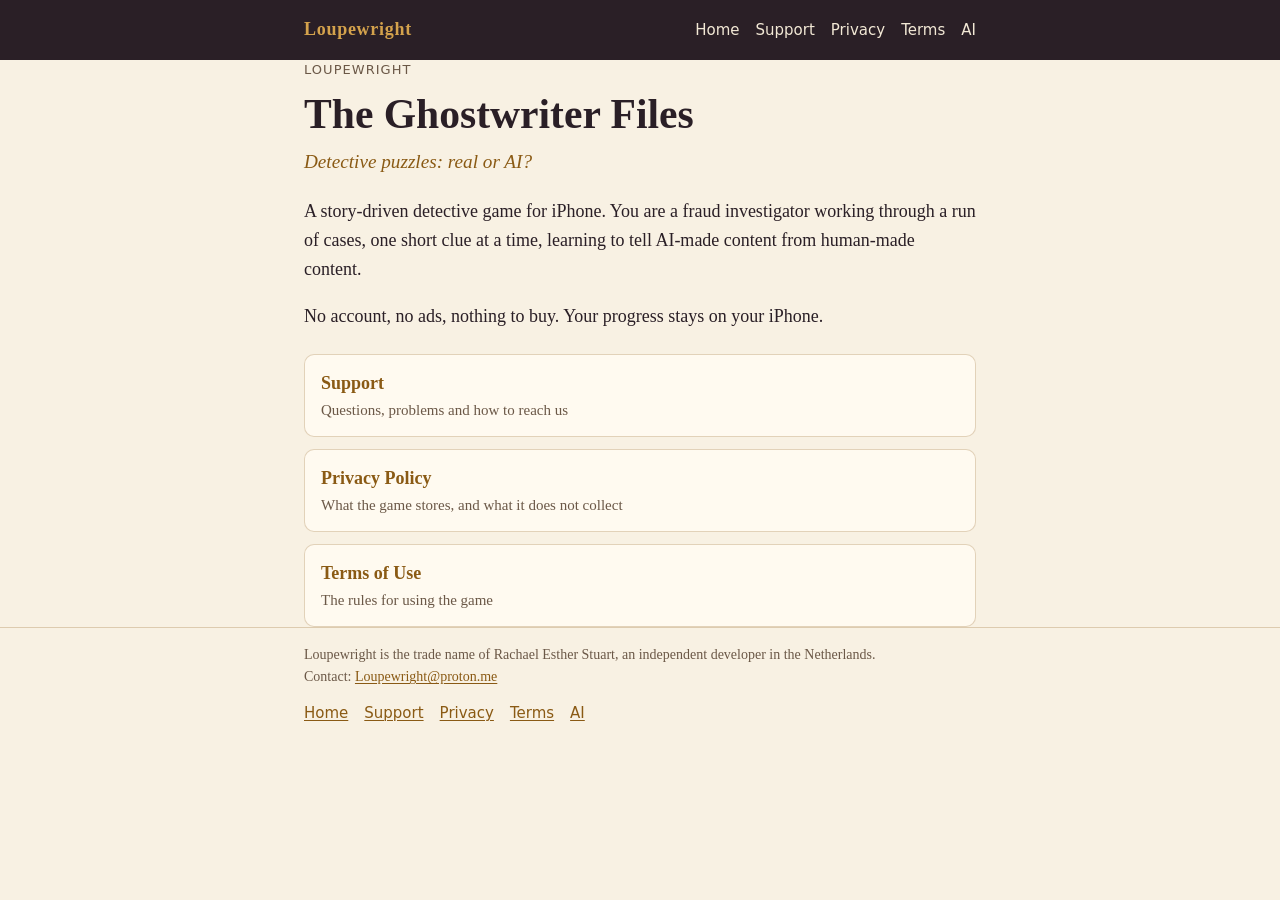
<file: index.html>
<!doctype html>
<html lang="en">
<head>
<meta charset="utf-8">
<meta name="viewport" content="width=device-width, initial-scale=1">
<meta name="color-scheme" content="light dark">
<meta name="referrer" content="no-referrer">
<meta name="description" content="Loupewright makes The Ghostwriter Files, a detective puzzle game for iPhone.">
<title>Loupewright: The Ghostwriter Files</title>
<link rel="icon" href="data:image/svg+xml,%3Csvg xmlns='http://www.w3.org/2000/svg' viewBox='0 0 32 32'%3E%3Ccircle cx='13' cy='13' r='9' fill='none' stroke='%23D4A24C' stroke-width='4'/%3E%3Cpath d='M20 20l9 9' stroke='%23D4A24C' stroke-width='4' stroke-linecap='round'/%3E%3C/svg%3E">
<link rel="stylesheet" href="./style.css">
</head>
<body>
<header class="site-header">
<div class="wrap">
<a class="brand" href="./">Loupewright</a>
<nav aria-label="Site"><a href="./">Home</a> <a href="./support/">Support</a> <a href="./privacy/">Privacy</a> <a href="./terms/">Terms</a> <a href="./ai/">AI</a></nav>
</div>
</header>
<main class="wrap">
<section class="hero">
<p class="kicker">Loupewright</p>
<h1>The Ghostwriter Files</h1>
<p class="tagline">Detective puzzles: real or AI?</p>
<p>A story-driven detective game for iPhone. You are a fraud investigator working through a run of cases, one short clue at a time, learning to tell AI-made content from human-made content.</p>
<p>No account, no ads, nothing to buy. Your progress stays on your iPhone.</p>
</section>
<ul class="cards">
<li><a href="./support/"><strong>Support</strong><span>Questions, problems and how to reach us</span></a></li>
<li><a href="./privacy/"><strong>Privacy Policy</strong><span>What the game stores, and what it does not collect</span></a></li>
<li><a href="./terms/"><strong>Terms of Use</strong><span>The rules for using the game</span></a></li>
</ul>
</main>
<footer class="site-footer">
<div class="wrap">
<p>Loupewright is the trade name of Rachael Esther Stuart, an independent developer in the Netherlands.<br>
Contact: <a href="mailto:Loupewright@proton.me">Loupewright@proton.me</a></p>
<p><a href="./">Home</a> <a href="./support/">Support</a> <a href="./privacy/">Privacy</a> <a href="./terms/">Terms</a> <a href="./ai/">AI</a></p>
</div>
</footer>
</body>
</html>
</file>
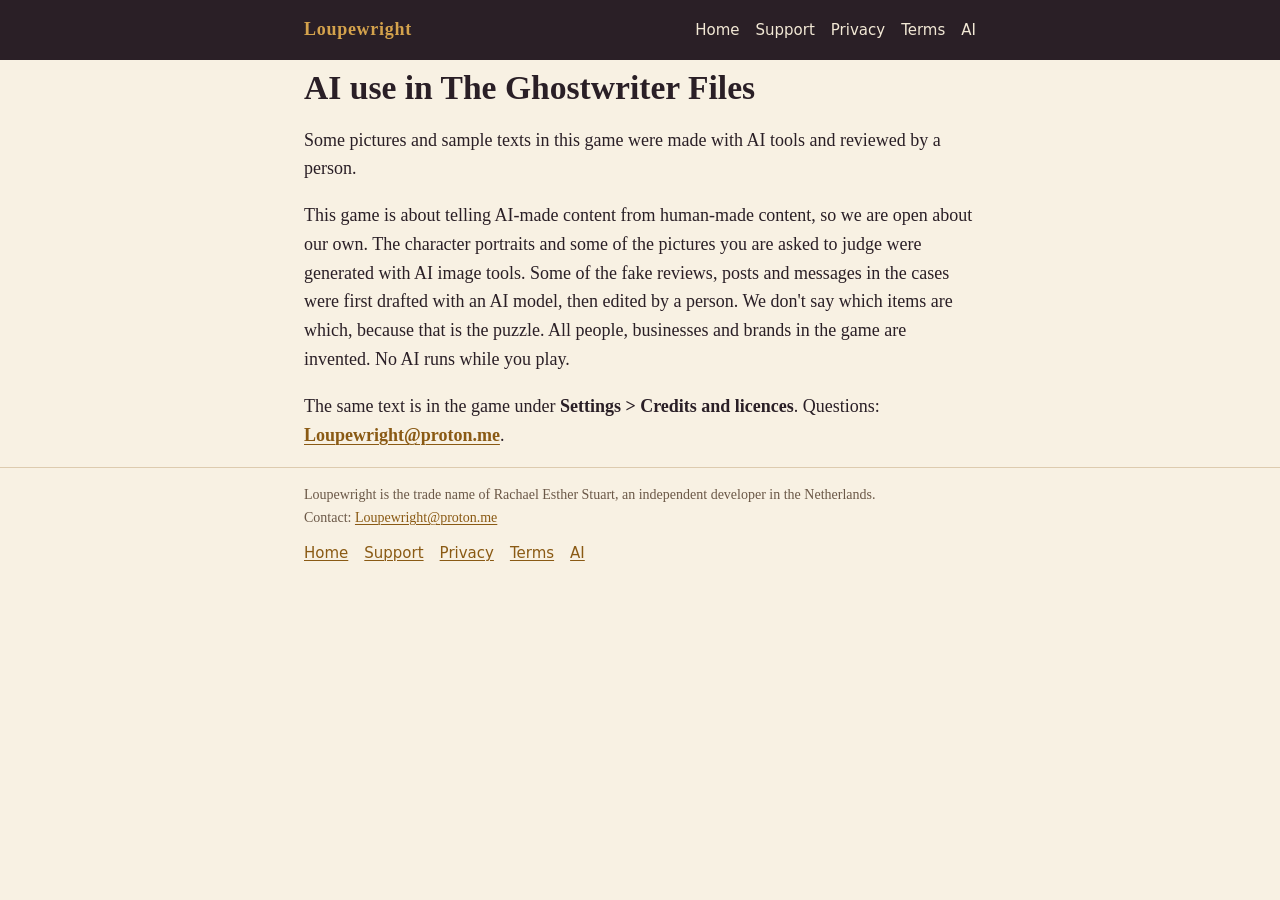
<file: ai/index.html>
<!doctype html>
<html lang="en">
<head>
<meta charset="utf-8">
<meta name="viewport" content="width=device-width, initial-scale=1">
<meta name="color-scheme" content="light dark">
<meta name="referrer" content="no-referrer">
<meta name="description" content="How AI tools were used to make The Ghostwriter Files, an iPhone detective game by Loupewright.">
<title>AI use: The Ghostwriter Files</title>
<link rel="icon" href="data:image/svg+xml,%3Csvg xmlns='http://www.w3.org/2000/svg' viewBox='0 0 32 32'%3E%3Ccircle cx='13' cy='13' r='9' fill='none' stroke='%23D4A24C' stroke-width='4'/%3E%3Cpath d='M20 20l9 9' stroke='%23D4A24C' stroke-width='4' stroke-linecap='round'/%3E%3C/svg%3E">
<link rel="stylesheet" href="../style.css">
</head>
<body>
<header class="site-header">
<div class="wrap">
<a class="brand" href="../">Loupewright</a>
<nav aria-label="Site"><a href="../">Home</a> <a href="../support/">Support</a> <a href="../privacy/">Privacy</a> <a href="../terms/">Terms</a> <a href="../ai/">AI</a></nav>
</div>
</header>
<main class="wrap">
<h1>AI use in The Ghostwriter Files</h1>
<article class="doc">
<p>Some pictures and sample texts in this game were made with AI tools and reviewed by a person.</p>
<p>This game is about telling AI-made content from human-made content, so we are open about our own. The character portraits and some of the pictures you are asked to judge were generated with AI image tools. Some of the fake reviews, posts and messages in the cases were first drafted with an AI model, then edited by a person. We don't say which items are which, because that is the puzzle. All people, businesses and brands in the game are invented. No AI runs while you play.</p>
<p>The same text is in the game under <strong>Settings &gt; Credits and licences</strong>. Questions: <strong><a href="mailto:Loupewright@proton.me">Loupewright@proton.me</a></strong>.</p>
</article>
</main>
<footer class="site-footer">
<div class="wrap">
<p>Loupewright is the trade name of Rachael Esther Stuart, an independent developer in the Netherlands.<br>
Contact: <a href="mailto:Loupewright@proton.me">Loupewright@proton.me</a></p>
<p><a href="../">Home</a> <a href="../support/">Support</a> <a href="../privacy/">Privacy</a> <a href="../terms/">Terms</a> <a href="../ai/">AI</a></p>
</div>
</footer>
</body>
</html>
</file>
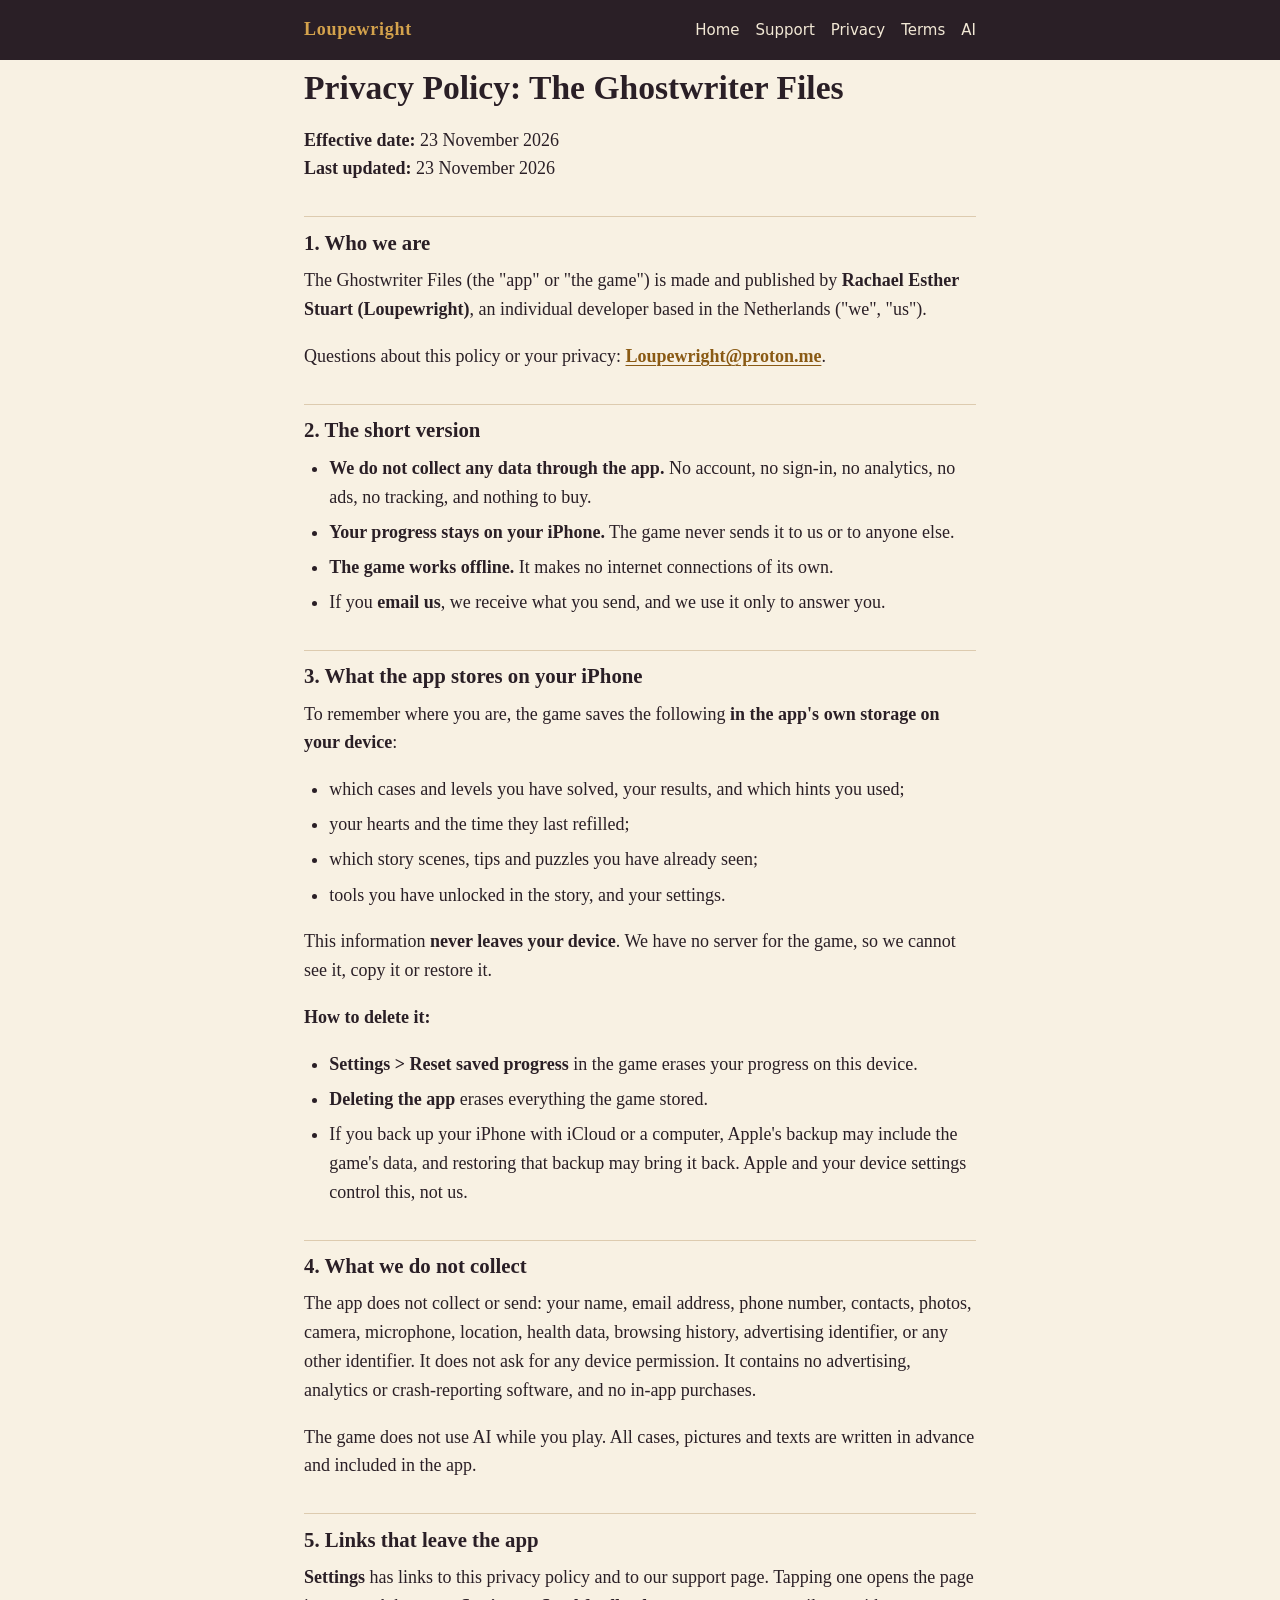
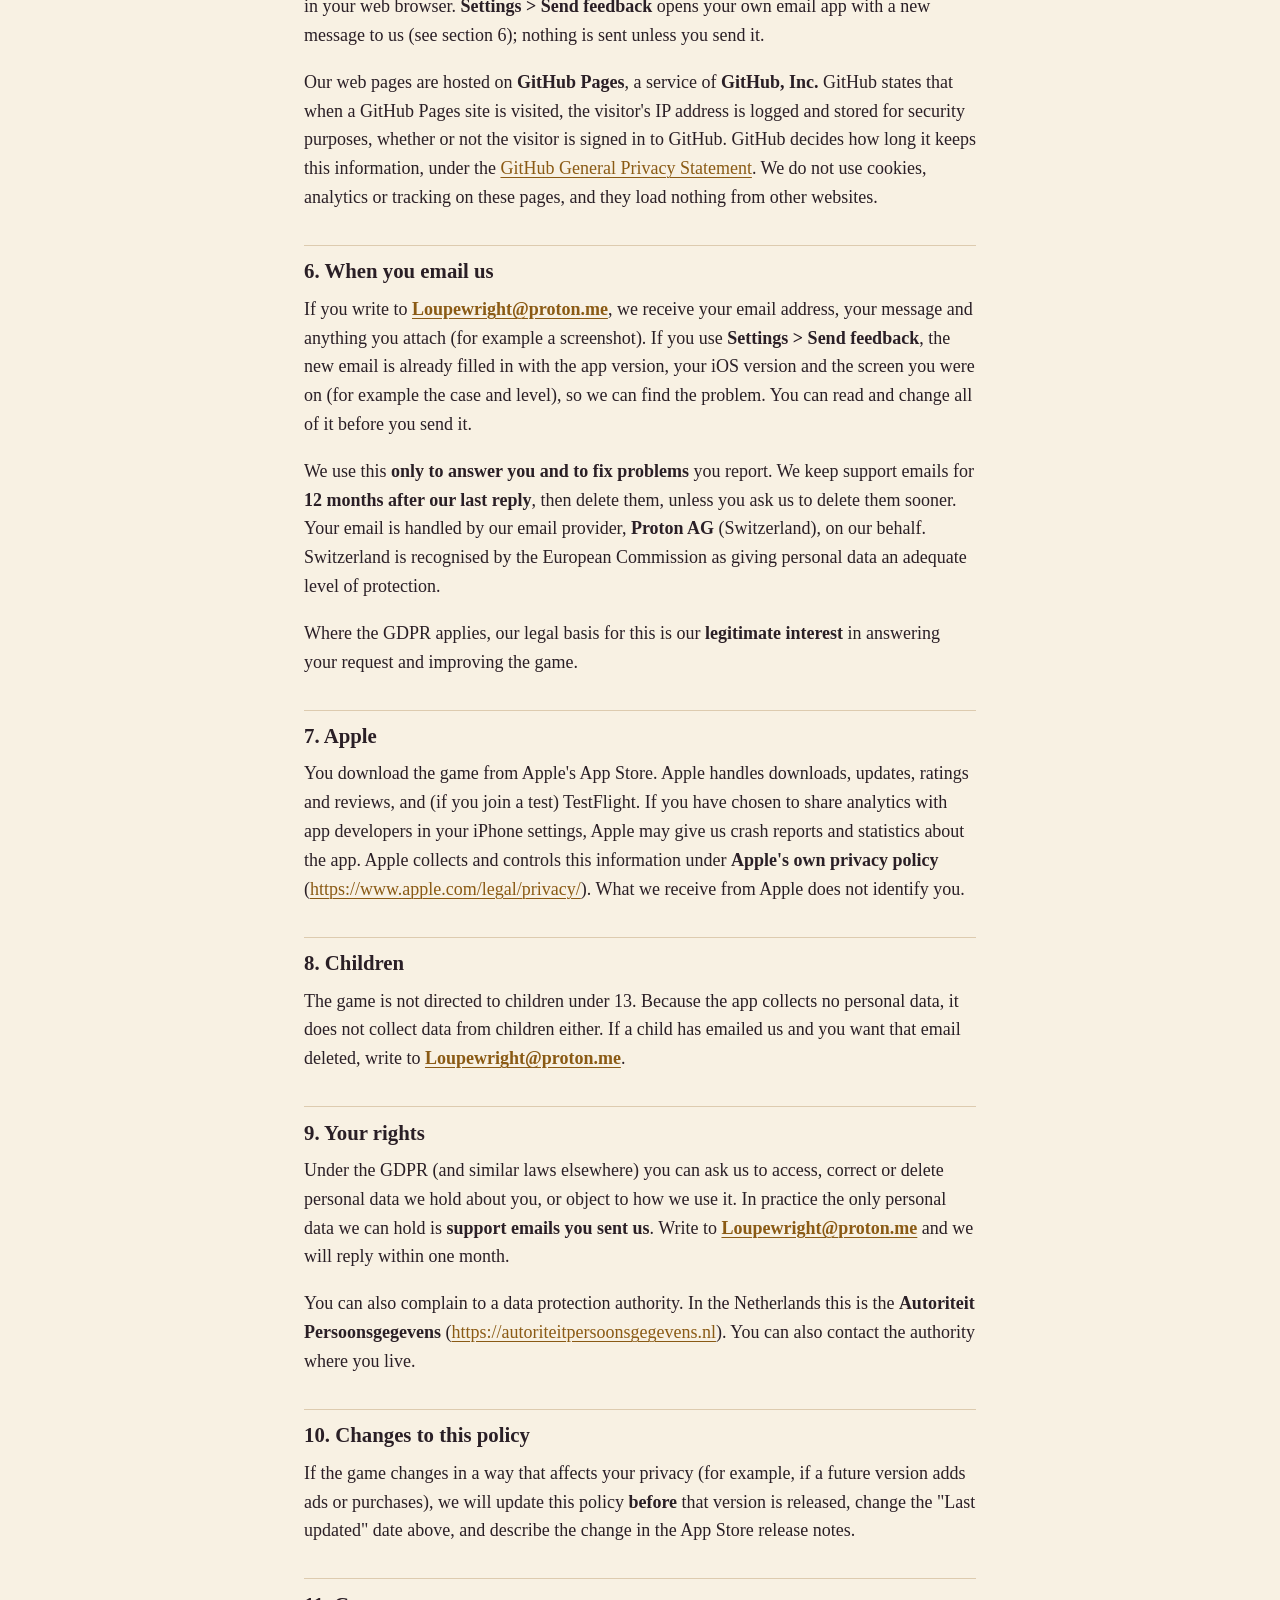
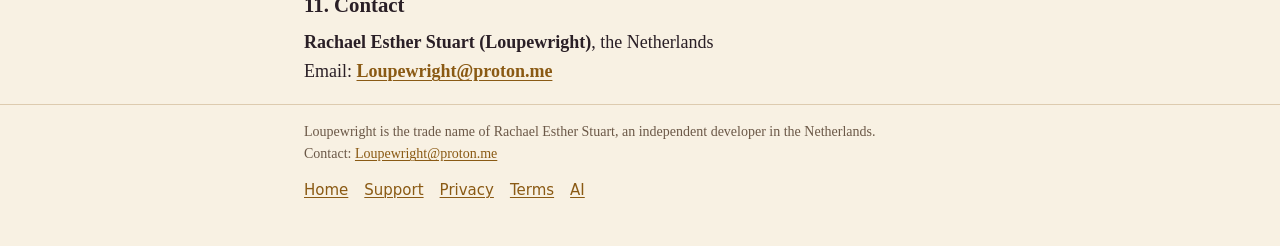
<file: privacy/index.html>
<!doctype html>
<html lang="en">
<head>
<meta charset="utf-8">
<meta name="viewport" content="width=device-width, initial-scale=1">
<meta name="color-scheme" content="light dark">
<meta name="referrer" content="no-referrer">
<meta name="description" content="Privacy policy for The Ghostwriter Files, an iPhone detective game by Loupewright.">
<title>Privacy Policy: The Ghostwriter Files</title>
<link rel="icon" href="data:image/svg+xml,%3Csvg xmlns='http://www.w3.org/2000/svg' viewBox='0 0 32 32'%3E%3Ccircle cx='13' cy='13' r='9' fill='none' stroke='%23D4A24C' stroke-width='4'/%3E%3Cpath d='M20 20l9 9' stroke='%23D4A24C' stroke-width='4' stroke-linecap='round'/%3E%3C/svg%3E">
<link rel="stylesheet" href="../style.css">
</head>
<body>
<header class="site-header">
<div class="wrap">
<a class="brand" href="../">Loupewright</a>
<nav aria-label="Site"><a href="../">Home</a> <a href="../support/">Support</a> <a href="../privacy/">Privacy</a> <a href="../terms/">Terms</a> <a href="../ai/">AI</a></nav>
</div>
</header>
<main class="wrap">
<h1>Privacy Policy: The Ghostwriter Files</h1>
<article class="doc">
<p><strong>Effective date:</strong> 23 November 2026<br>
<strong>Last updated:</strong> 23 November 2026</p>
<h2 id="1-who-we-are">1. Who we are</h2>
<p>The Ghostwriter Files (the "app" or "the game") is made and published by <strong>Rachael Esther Stuart (Loupewright)</strong>, an individual developer based in the Netherlands ("we", "us").</p>
<p>Questions about this policy or your privacy: <strong><a href="mailto:Loupewright@proton.me">Loupewright@proton.me</a></strong>.</p>
<h2 id="2-the-short-version">2. The short version</h2>
<ul><li><strong>We do not collect any data through the app.</strong> No account, no sign-in, no analytics, no ads, no tracking, and nothing to buy.</li><li><strong>Your progress stays on your iPhone.</strong> The game never sends it to us or to anyone else.</li><li><strong>The game works offline.</strong> It makes no internet connections of its own.</li><li>If you <strong>email us</strong>, we receive what you send, and we use it only to answer you.</li></ul>
<h2 id="3-what-the-app-stores-on-your-iphone">3. What the app stores on your iPhone</h2>
<p>To remember where you are, the game saves the following <strong>in the app's own storage on your device</strong>:</p>
<ul><li>which cases and levels you have solved, your results, and which hints you used;</li><li>your hearts and the time they last refilled;</li><li>which story scenes, tips and puzzles you have already seen;</li><li>tools you have unlocked in the story, and your settings.</li></ul>
<p>This information <strong>never leaves your device</strong>. We have no server for the game, so we cannot see it, copy it or restore it.</p>
<p><strong>How to delete it:</strong></p>
<ul><li><strong>Settings &gt; Reset saved progress</strong> in the game erases your progress on this device.</li><li><strong>Deleting the app</strong> erases everything the game stored.</li><li>If you back up your iPhone with iCloud or a computer, Apple's backup may include the game's data, and restoring that backup may bring it back. Apple and your device settings control this, not us.</li></ul>
<h2 id="4-what-we-do-not-collect">4. What we do not collect</h2>
<p>The app does not collect or send: your name, email address, phone number, contacts, photos, camera, microphone, location, health data, browsing history, advertising identifier, or any other identifier. It does not ask for any device permission. It contains no advertising, analytics or crash-reporting software, and no in-app purchases.</p>
<p>The game does not use AI while you play. All cases, pictures and texts are written in advance and included in the app.</p>
<h2 id="5-links-that-leave-the-app">5. Links that leave the app</h2>
<p><strong>Settings</strong> has links to this privacy policy and to our support page. Tapping one opens the page in your web browser. <strong>Settings &gt; Send feedback</strong> opens your own email app with a new message to us (see section 6); nothing is sent unless you send it.</p>
<p>Our web pages are hosted on <strong>GitHub Pages</strong>, a service of <strong>GitHub, Inc.</strong> GitHub states that when a GitHub Pages site is visited, the visitor's IP address is logged and stored for security purposes, whether or not the visitor is signed in to GitHub. GitHub decides how long it keeps this information, under the <a href="https://docs.github.com/en/site-policy/privacy-policies/github-general-privacy-statement">GitHub General Privacy Statement</a>. We do not use cookies, analytics or tracking on these pages, and they load nothing from other websites.</p>
<h2 id="6-when-you-email-us">6. When you email us</h2>
<p>If you write to <strong><a href="mailto:Loupewright@proton.me">Loupewright@proton.me</a></strong>, we receive your email address, your message and anything you attach (for example a screenshot). If you use <strong>Settings &gt; Send feedback</strong>, the new email is already filled in with the app version, your iOS version and the screen you were on (for example the case and level), so we can find the problem. You can read and change all of it before you send it.</p>
<p>We use this <strong>only to answer you and to fix problems</strong> you report. We keep support emails for <strong>12 months after our last reply</strong>, then delete them, unless you ask us to delete them sooner. Your email is handled by our email provider, <strong>Proton AG</strong> (Switzerland), on our behalf. Switzerland is recognised by the European Commission as giving personal data an adequate level of protection.</p>
<p>Where the GDPR applies, our legal basis for this is our <strong>legitimate interest</strong> in answering your request and improving the game.</p>
<h2 id="7-apple">7. Apple</h2>
<p>You download the game from Apple's App Store. Apple handles downloads, updates, ratings and reviews, and (if you join a test) TestFlight. If you have chosen to share analytics with app developers in your iPhone settings, Apple may give us crash reports and statistics about the app. Apple collects and controls this information under <strong>Apple's own privacy policy</strong> (<a href="https://www.apple.com/legal/privacy/">https://www.apple.com/legal/privacy/</a>). What we receive from Apple does not identify you.</p>
<h2 id="8-children">8. Children</h2>
<p>The game is not directed to children under 13. Because the app collects no personal data, it does not collect data from children either. If a child has emailed us and you want that email deleted, write to <strong><a href="mailto:Loupewright@proton.me">Loupewright@proton.me</a></strong>.</p>
<h2 id="9-your-rights">9. Your rights</h2>
<p>Under the GDPR (and similar laws elsewhere) you can ask us to access, correct or delete personal data we hold about you, or object to how we use it. In practice the only personal data we can hold is <strong>support emails you sent us</strong>. Write to <strong><a href="mailto:Loupewright@proton.me">Loupewright@proton.me</a></strong> and we will reply within one month.</p>
<p>You can also complain to a data protection authority. In the Netherlands this is the <strong>Autoriteit Persoonsgegevens</strong> (<a href="https://autoriteitpersoonsgegevens.nl">https://autoriteitpersoonsgegevens.nl</a>). You can also contact the authority where you live.</p>
<h2 id="10-changes-to-this-policy">10. Changes to this policy</h2>
<p>If the game changes in a way that affects your privacy (for example, if a future version adds ads or purchases), we will update this policy <strong>before</strong> that version is released, change the "Last updated" date above, and describe the change in the App Store release notes.</p>
<h2 id="11-contact">11. Contact</h2>
<p><strong>Rachael Esther Stuart (Loupewright)</strong>, the Netherlands<br>
Email: <strong><a href="mailto:Loupewright@proton.me">Loupewright@proton.me</a></strong></p>
</article>
</main>
<footer class="site-footer">
<div class="wrap">
<p>Loupewright is the trade name of Rachael Esther Stuart, an independent developer in the Netherlands.<br>
Contact: <a href="mailto:Loupewright@proton.me">Loupewright@proton.me</a></p>
<p><a href="../">Home</a> <a href="../support/">Support</a> <a href="../privacy/">Privacy</a> <a href="../terms/">Terms</a> <a href="../ai/">AI</a></p>
</div>
</footer>
</body>
</html>
</file>
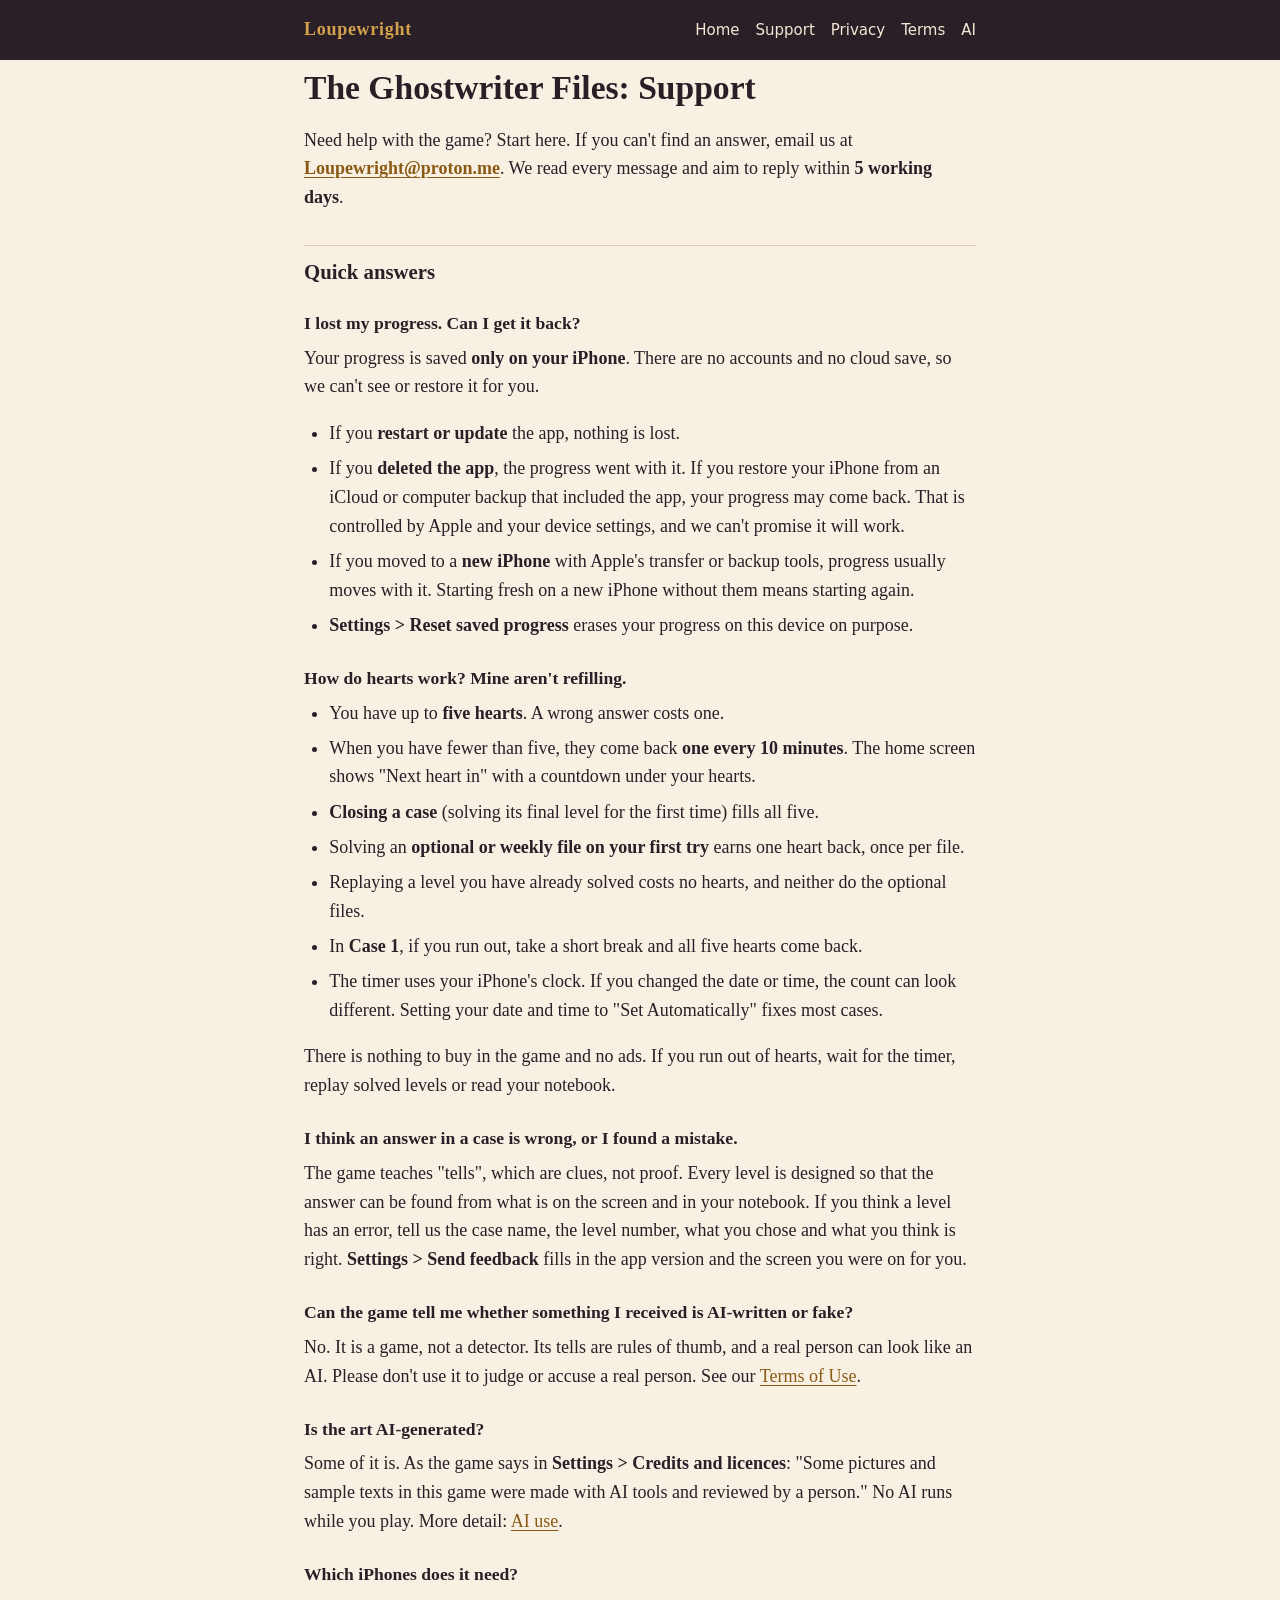
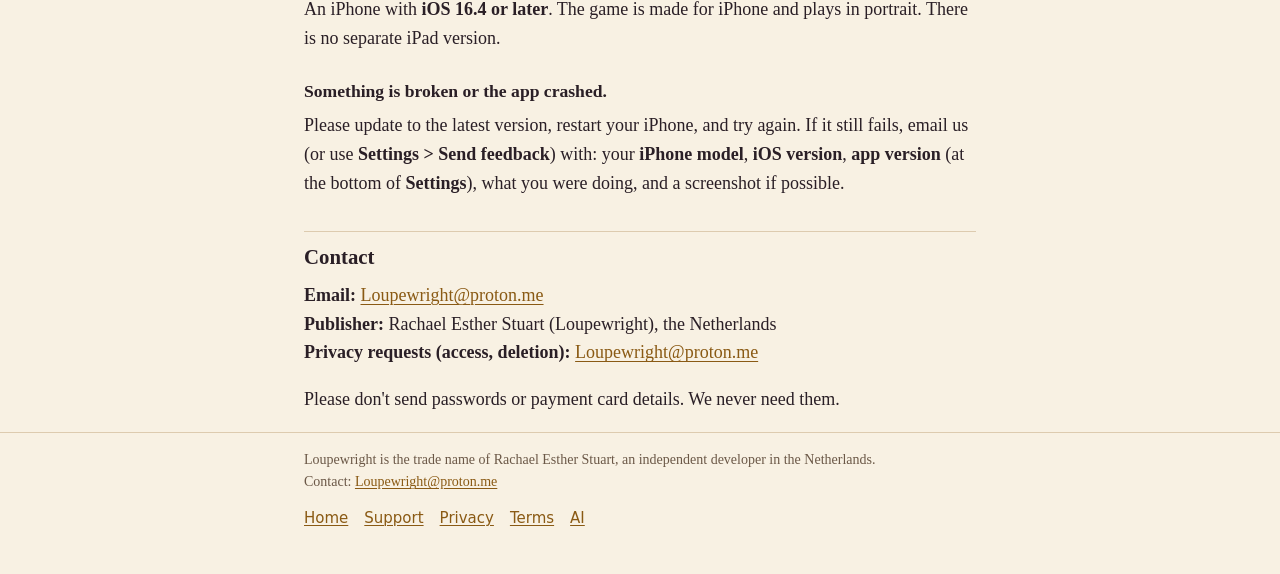
<file: support/index.html>
<!doctype html>
<html lang="en">
<head>
<meta charset="utf-8">
<meta name="viewport" content="width=device-width, initial-scale=1">
<meta name="color-scheme" content="light dark">
<meta name="referrer" content="no-referrer">
<meta name="description" content="Help and contact for The Ghostwriter Files, an iPhone detective game by Loupewright.">
<title>Support: The Ghostwriter Files</title>
<link rel="icon" href="data:image/svg+xml,%3Csvg xmlns='http://www.w3.org/2000/svg' viewBox='0 0 32 32'%3E%3Ccircle cx='13' cy='13' r='9' fill='none' stroke='%23D4A24C' stroke-width='4'/%3E%3Cpath d='M20 20l9 9' stroke='%23D4A24C' stroke-width='4' stroke-linecap='round'/%3E%3C/svg%3E">
<link rel="stylesheet" href="../style.css">
</head>
<body>
<header class="site-header">
<div class="wrap">
<a class="brand" href="../">Loupewright</a>
<nav aria-label="Site"><a href="../">Home</a> <a href="../support/">Support</a> <a href="../privacy/">Privacy</a> <a href="../terms/">Terms</a> <a href="../ai/">AI</a></nav>
</div>
</header>
<main class="wrap">
<h1>The Ghostwriter Files: Support</h1>
<article class="doc">
<p>Need help with the game? Start here. If you can't find an answer, email us at <strong><a href="mailto:Loupewright@proton.me">Loupewright@proton.me</a></strong>. We read every message and aim to reply within <strong>5 working days</strong>.</p>
<h2 id="quick-answers">Quick answers</h2>
<h3 id="i-lost-my-progress-can-i-get-it-back">I lost my progress. Can I get it back?</h3>
<p>Your progress is saved <strong>only on your iPhone</strong>. There are no accounts and no cloud save, so we can't see or restore it for you.</p>
<ul><li>If you <strong>restart or update</strong> the app, nothing is lost.</li><li>If you <strong>deleted the app</strong>, the progress went with it. If you restore your iPhone from an iCloud or computer backup that included the app, your progress may come back. That is controlled by Apple and your device settings, and we can't promise it will work.</li><li>If you moved to a <strong>new iPhone</strong> with Apple's transfer or backup tools, progress usually moves with it. Starting fresh on a new iPhone without them means starting again.</li><li><strong>Settings &gt; Reset saved progress</strong> erases your progress on this device on purpose.</li></ul>
<h3 id="how-do-hearts-work-mine-aren-t-refilling">How do hearts work? Mine aren't refilling.</h3>
<ul><li>You have up to <strong>five hearts</strong>. A wrong answer costs one.</li><li>When you have fewer than five, they come back <strong>one every 10 minutes</strong>. The home screen shows "Next heart in" with a countdown under your hearts.</li><li><strong>Closing a case</strong> (solving its final level for the first time) fills all five.</li><li>Solving an <strong>optional or weekly file on your first try</strong> earns one heart back, once per file.</li><li>Replaying a level you have already solved costs no hearts, and neither do the optional files.</li><li>In <strong>Case 1</strong>, if you run out, take a short break and all five hearts come back.</li><li>The timer uses your iPhone's clock. If you changed the date or time, the count can look different. Setting your date and time to "Set Automatically" fixes most cases.</li></ul>
<p>There is nothing to buy in the game and no ads. If you run out of hearts, wait for the timer, replay solved levels or read your notebook.</p>
<h3 id="i-think-an-answer-in-a-case-is-wrong-or-i-found-a-mistake">I think an answer in a case is wrong, or I found a mistake.</h3>
<p>The game teaches "tells", which are clues, not proof. Every level is designed so that the answer can be found from what is on the screen and in your notebook. If you think a level has an error, tell us the case name, the level number, what you chose and what you think is right. <strong>Settings &gt; Send feedback</strong> fills in the app version and the screen you were on for you.</p>
<h3 id="can-the-game-tell-me-whether-something-i-received-is-ai-written-or-fake">Can the game tell me whether something I received is AI-written or fake?</h3>
<p>No. It is a game, not a detector. Its tells are rules of thumb, and a real person can look like an AI. Please don't use it to judge or accuse a real person. See our <a href="../terms/">Terms of Use</a>.</p>
<h3 id="is-the-art-ai-generated">Is the art AI-generated?</h3>
<p>Some of it is. As the game says in <strong>Settings &gt; Credits and licences</strong>: "Some pictures and sample texts in this game were made with AI tools and reviewed by a person." No AI runs while you play. More detail: <a href="../ai/">AI use</a>.</p>
<h3 id="which-iphones-does-it-need">Which iPhones does it need?</h3>
<p>An iPhone with <strong>iOS 16.4 or later</strong>. The game is made for iPhone and plays in portrait. There is no separate iPad version.</p>
<h3 id="something-is-broken-or-the-app-crashed">Something is broken or the app crashed.</h3>
<p>Please update to the latest version, restart your iPhone, and try again. If it still fails, email us (or use <strong>Settings &gt; Send feedback</strong>) with: your <strong>iPhone model</strong>, <strong>iOS version</strong>, <strong>app version</strong> (at the bottom of <strong>Settings</strong>), what you were doing, and a screenshot if possible.</p>
<h2 id="contact">Contact</h2>
<p><strong>Email:</strong> <a href="mailto:Loupewright@proton.me">Loupewright@proton.me</a><br>
<strong>Publisher:</strong> Rachael Esther Stuart (Loupewright), the Netherlands<br>
<strong>Privacy requests (access, deletion):</strong> <a href="mailto:Loupewright@proton.me">Loupewright@proton.me</a></p>
<p>Please don't send passwords or payment card details. We never need them.</p>
</article>
</main>
<footer class="site-footer">
<div class="wrap">
<p>Loupewright is the trade name of Rachael Esther Stuart, an independent developer in the Netherlands.<br>
Contact: <a href="mailto:Loupewright@proton.me">Loupewright@proton.me</a></p>
<p><a href="../">Home</a> <a href="../support/">Support</a> <a href="../privacy/">Privacy</a> <a href="../terms/">Terms</a> <a href="../ai/">AI</a></p>
</div>
</footer>
</body>
</html>
</file>
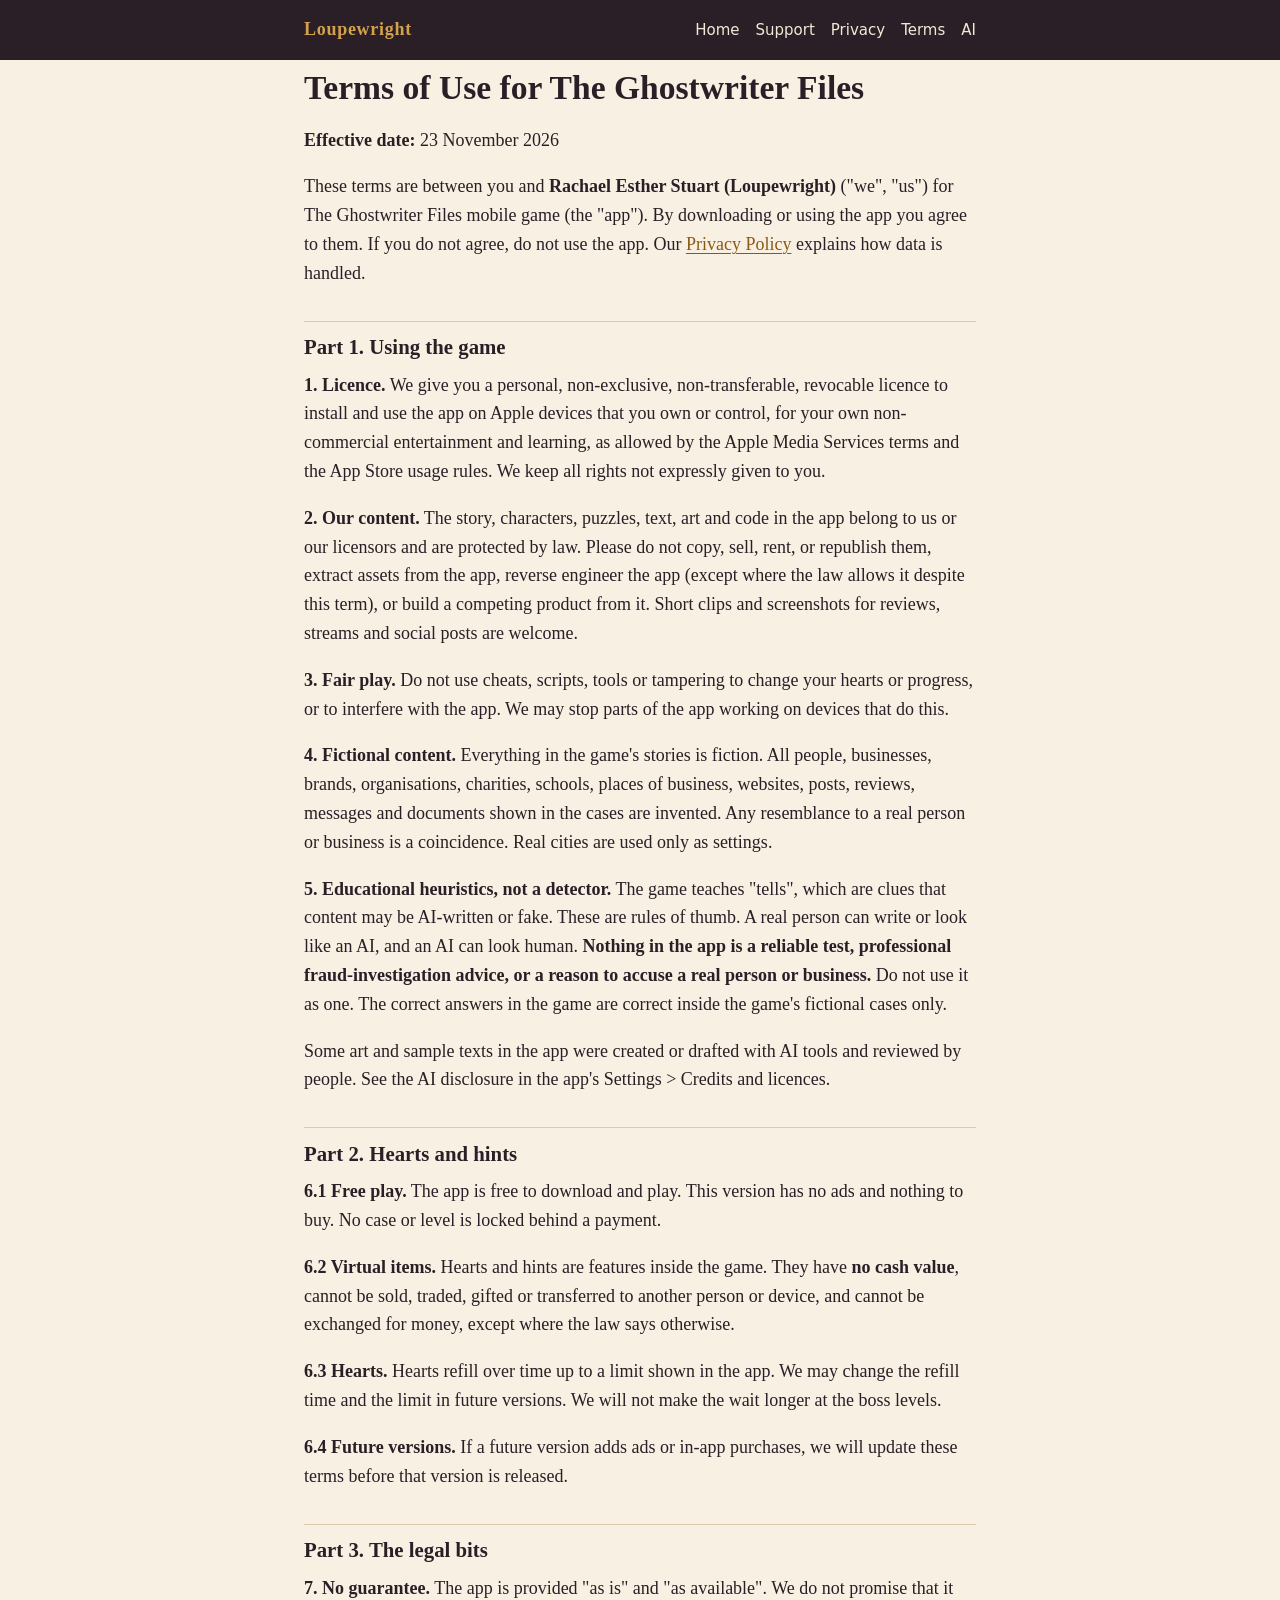
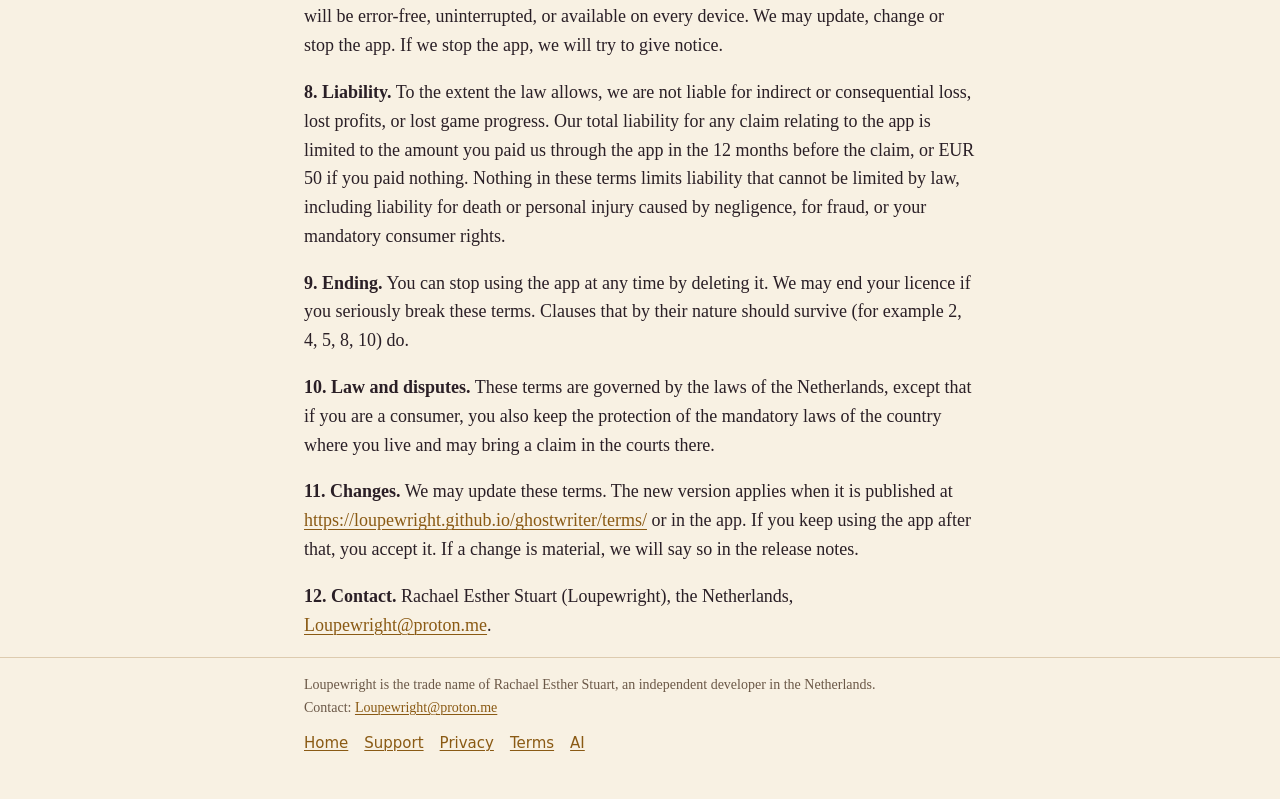
<file: terms/index.html>
<!doctype html>
<html lang="en">
<head>
<meta charset="utf-8">
<meta name="viewport" content="width=device-width, initial-scale=1">
<meta name="color-scheme" content="light dark">
<meta name="referrer" content="no-referrer">
<meta name="description" content="Terms of use for The Ghostwriter Files, an iPhone detective game by Loupewright.">
<title>Terms of Use: The Ghostwriter Files</title>
<link rel="icon" href="data:image/svg+xml,%3Csvg xmlns='http://www.w3.org/2000/svg' viewBox='0 0 32 32'%3E%3Ccircle cx='13' cy='13' r='9' fill='none' stroke='%23D4A24C' stroke-width='4'/%3E%3Cpath d='M20 20l9 9' stroke='%23D4A24C' stroke-width='4' stroke-linecap='round'/%3E%3C/svg%3E">
<link rel="stylesheet" href="../style.css">
</head>
<body>
<header class="site-header">
<div class="wrap">
<a class="brand" href="../">Loupewright</a>
<nav aria-label="Site"><a href="../">Home</a> <a href="../support/">Support</a> <a href="../privacy/">Privacy</a> <a href="../terms/">Terms</a> <a href="../ai/">AI</a></nav>
</div>
</header>
<main class="wrap">
<h1>Terms of Use for The Ghostwriter Files</h1>
<article class="doc">
<p><strong>Effective date:</strong> 23 November 2026</p>
<p>These terms are between you and <strong>Rachael Esther Stuart (Loupewright)</strong> ("we", "us") for The Ghostwriter Files mobile game (the "app"). By downloading or using the app you agree to them. If you do not agree, do not use the app. Our <a href="../privacy/">Privacy Policy</a> explains how data is handled.</p>
<h2 id="part-1-using-the-game">Part 1. Using the game</h2>
<p><strong>1. Licence.</strong> We give you a personal, non-exclusive, non-transferable, revocable licence to install and use the app on Apple devices that you own or control, for your own non-commercial entertainment and learning, as allowed by the Apple Media Services terms and the App Store usage rules. We keep all rights not expressly given to you.</p>
<p><strong>2. Our content.</strong> The story, characters, puzzles, text, art and code in the app belong to us or our licensors and are protected by law. Please do not copy, sell, rent, or republish them, extract assets from the app, reverse engineer the app (except where the law allows it despite this term), or build a competing product from it. Short clips and screenshots for reviews, streams and social posts are welcome.</p>
<p><strong>3. Fair play.</strong> Do not use cheats, scripts, tools or tampering to change your hearts or progress, or to interfere with the app. We may stop parts of the app working on devices that do this.</p>
<p><strong>4. Fictional content.</strong> Everything in the game's stories is fiction. All people, businesses, brands, organisations, charities, schools, places of business, websites, posts, reviews, messages and documents shown in the cases are invented. Any resemblance to a real person or business is a coincidence. Real cities are used only as settings.</p>
<p><strong>5. Educational heuristics, not a detector.</strong> The game teaches "tells", which are clues that content may be AI-written or fake. These are rules of thumb. A real person can write or look like an AI, and an AI can look human. <strong>Nothing in the app is a reliable test, professional fraud-investigation advice, or a reason to accuse a real person or business.</strong> Do not use it as one. The correct answers in the game are correct inside the game's fictional cases only.</p>
<p>Some art and sample texts in the app were created or drafted with AI tools and reviewed by people. See the AI disclosure in the app's Settings &gt; Credits and licences.</p>
<h2 id="part-2-hearts-and-hints">Part 2. Hearts and hints</h2>
<p><strong>6.1 Free play.</strong> The app is free to download and play. This version has no ads and nothing to buy. No case or level is locked behind a payment.</p>
<p><strong>6.2 Virtual items.</strong> Hearts and hints are features inside the game. They have <strong>no cash value</strong>, cannot be sold, traded, gifted or transferred to another person or device, and cannot be exchanged for money, except where the law says otherwise.</p>
<p><strong>6.3 Hearts.</strong> Hearts refill over time up to a limit shown in the app. We may change the refill time and the limit in future versions. We will not make the wait longer at the boss levels.</p>
<p><strong>6.4 Future versions.</strong> If a future version adds ads or in-app purchases, we will update these terms before that version is released.</p>
<h2 id="part-3-the-legal-bits">Part 3. The legal bits</h2>
<p><strong>7. No guarantee.</strong> The app is provided "as is" and "as available". We do not promise that it will be error-free, uninterrupted, or available on every device. We may update, change or stop the app. If we stop the app, we will try to give notice.</p>
<p><strong>8. Liability.</strong> To the extent the law allows, we are not liable for indirect or consequential loss, lost profits, or lost game progress. Our total liability for any claim relating to the app is limited to the amount you paid us through the app in the 12 months before the claim, or EUR 50 if you paid nothing. Nothing in these terms limits liability that cannot be limited by law, including liability for death or personal injury caused by negligence, for fraud, or your mandatory consumer rights.</p>
<p><strong>9. Ending.</strong> You can stop using the app at any time by deleting it. We may end your licence if you seriously break these terms. Clauses that by their nature should survive (for example 2, 4, 5, 8, 10) do.</p>
<p><strong>10. Law and disputes.</strong> These terms are governed by the laws of the Netherlands, except that if you are a consumer, you also keep the protection of the mandatory laws of the country where you live and may bring a claim in the courts there.</p>
<p><strong>11. Changes.</strong> We may update these terms. The new version applies when it is published at <a href="../terms/">https://loupewright.github.io/ghostwriter/terms/</a> or in the app. If you keep using the app after that, you accept it. If a change is material, we will say so in the release notes.</p>
<p><strong>12. Contact.</strong> Rachael Esther Stuart (Loupewright), the Netherlands, <a href="mailto:Loupewright@proton.me">Loupewright@proton.me</a>.</p>
</article>
</main>
<footer class="site-footer">
<div class="wrap">
<p>Loupewright is the trade name of Rachael Esther Stuart, an independent developer in the Netherlands.<br>
Contact: <a href="mailto:Loupewright@proton.me">Loupewright@proton.me</a></p>
<p><a href="../">Home</a> <a href="../support/">Support</a> <a href="../privacy/">Privacy</a> <a href="../terms/">Terms</a> <a href="../ai/">AI</a></p>
</div>
</footer>
</body>
</html>
</file>
<file: style.css>
/* Loupewright pages: one shared stylesheet. No web fonts, no external requests. */
:root {
  color-scheme: light dark;
  --bg: #f8f1e3;
  --surface: #fffaf0;
  --text: #2a1f26;
  --muted: #6b5847;
  --accent: #8a5a14;
  --accent-strong: #6e470f;
  --rule: rgba(138, 90, 20, 0.25);
  --header-bg: #2a1f26;
  --header-text: #f2e8d5;
  --header-accent: #d4a24c;
  --gutter: 16px;
  --measure: 42rem;
}

@media (prefers-color-scheme: dark) {
  :root {
    --bg: #1a1215;
    --surface: #2a1f26;
    --text: #f2e8d5;
    --muted: #b8a99a;
    --accent: #d4a24c;
    --accent-strong: #e7bd6f;
    --rule: rgba(212, 162, 76, 0.22);
    --header-bg: #20161b;
    --header-text: #f2e8d5;
    --header-accent: #d4a24c;
  }
}

*,
*::before,
*::after {
  box-sizing: border-box;
}

html {
  -webkit-text-size-adjust: 100%;
  text-size-adjust: 100%;
}

body {
  margin: 0;
  background: var(--bg);
  color: var(--text);
  font-family: Georgia, "Iowan Old Style", "Palatino Linotype", Palatino, "Times New Roman", serif;
  font-size: 1.0625rem;
  line-height: 1.6;
  overflow-wrap: break-word;
}

.wrap {
  width: 100%;
  max-width: calc(var(--measure) + 2 * var(--gutter));
  margin: 0 auto;
  padding: 0 var(--gutter);
}

a {
  color: var(--accent);
  text-decoration-thickness: 1px;
  text-underline-offset: 0.15em;
}

a:hover {
  color: var(--accent-strong);
}

a:focus-visible {
  outline: 2px solid var(--accent);
  outline-offset: 2px;
  border-radius: 2px;
}

/* Header and footer */
.site-header {
  background: var(--header-bg);
  color: var(--header-text);
}

.site-header .wrap {
  display: flex;
  flex-wrap: wrap;
  align-items: baseline;
  justify-content: space-between;
  gap: 4px 16px;
  padding-top: 12px;
  padding-bottom: 12px;
}

.site-header a {
  color: var(--header-text);
  text-decoration: none;
}

.site-header a:hover,
.site-header .brand {
  color: var(--header-accent);
}

.brand {
  font-weight: bold;
  letter-spacing: 0.04em;
}

.site-header nav,
.site-footer p:last-child {
  display: flex;
  flex-wrap: wrap;
  gap: 4px 16px;
  font-family: system-ui, -apple-system, "Segoe UI", Roboto, sans-serif;
  font-size: 0.9375rem;
}

.site-header nav a {
  display: inline-block;
  padding: 6px 0;
}

main {
  padding-top: 24px;
  padding-bottom: 40px;
}

.site-footer {
  border-top: 1px solid var(--rule);
  color: var(--muted);
  font-size: 0.875rem;
  padding: 16px 0 32px;
}

.site-footer p {
  margin: 0 0 8px;
}

.site-footer p:last-child a {
  padding: 4px 0;
}

/* Text */
h1,
h2,
h3 {
  line-height: 1.25;
  margin: 1.6em 0 0.5em;
}

h1 {
  font-size: 1.75rem;
  margin-top: 0.2em;
}

h2 {
  font-size: 1.3rem;
  padding-top: 0.6em;
  border-top: 1px solid var(--rule);
}

h3 {
  font-size: 1.1rem;
}

.doc > h2:first-child {
  border-top: 0;
  padding-top: 0;
}

p,
ul,
ol {
  margin: 0 0 1em;
}

ul,
ol {
  padding-left: 1.4em;
}

li + li {
  margin-top: 0.35em;
}

.kicker {
  margin: 0;
  color: var(--muted);
  font-family: system-ui, -apple-system, "Segoe UI", Roboto, sans-serif;
  font-size: 0.8125rem;
  letter-spacing: 0.08em;
  text-transform: uppercase;
}

/* Landing */
.hero h1 {
  font-size: 2rem;
  margin-bottom: 0.15em;
}

.tagline {
  color: var(--accent);
  font-size: 1.2rem;
  font-style: italic;
}

.cards {
  list-style: none;
  padding: 0;
  margin: 24px 0 0;
  display: grid;
  gap: 12px;
}

.cards li + li {
  margin-top: 0;
}

.cards a {
  display: block;
  padding: 14px 16px;
  background: var(--surface);
  border: 1px solid var(--rule);
  border-radius: 10px;
  color: var(--text);
  text-decoration: none;
}

.cards a:hover {
  border-color: var(--accent);
}

.cards strong {
  display: block;
  color: var(--accent);
}

.cards span {
  display: block;
  color: var(--muted);
  font-size: 0.9375rem;
}

@media (min-width: 640px) {
  body {
    font-size: 1.125rem;
  }

  h1 {
    font-size: 2.1rem;
  }

  .hero h1 {
    font-size: 2.6rem;
  }

  main {
    padding-top: 40px;
  }
}
</file>
